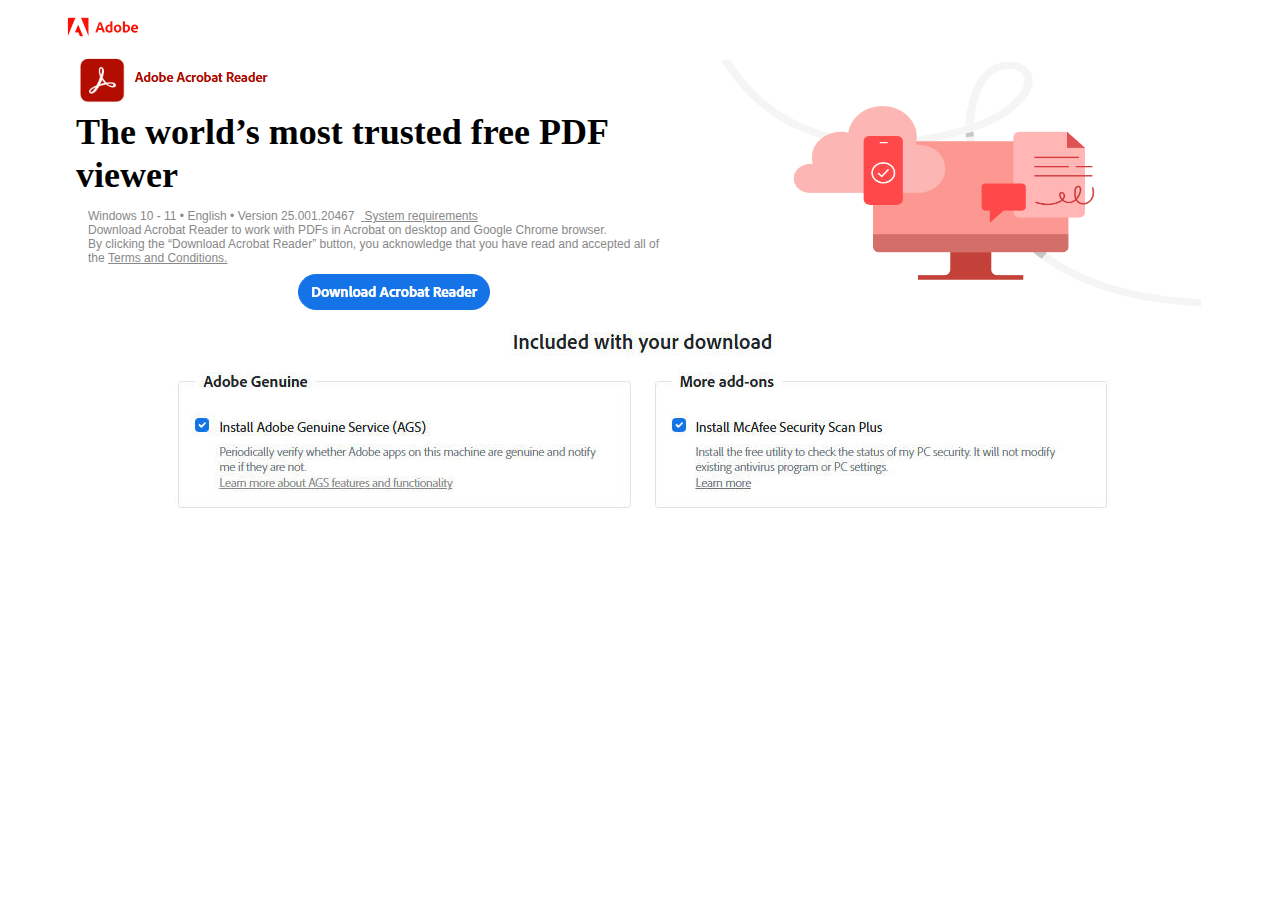
<file: adobe/index.htm>
﻿<!DOCTYPE html PUBLIC "-//W3C//DTD XHTML 1.0 Transitional//EN" "http://www.w3.org/TR/xhtml1/DTD/xhtml1-transitional.dtd">
<html xmlns="http://www.w3.org/1999/xhtml">

<head>
<meta content="text/html; charset=utf-8" http-equiv="Content-Type" />
<title>Adobe Reader Update (Venom Payload)</title>
<style type="text/css">
.auto-style1 {
	text-align: center;
}
.auto-style2 {
	text-align: left;
}
.auto-style3 {
	border-width: 0px;
}
</style>
</head>

<body>
<div align="center">
<table style="width: 1000px">
	<tr>
		<td class="auto-style2" style="height: 34px"><img alt="" height="30" src="adobe_logo_header.png" width="82" /></td>
	</tr>
	<tr>
		<td>
		<table style="width: 100%">
			<tr>
				<td style="width: 202px">&nbsp;</td>
				<td>
				<table style="width: 100%">
					<tr>
						<td class="auto-style2">
						<img alt="" height="52" src="adobe_logo.png" width="196" /></td>
					</tr>
					<tr>
						<td>
						<h1 class="fw-bold LaxgIXSKYfqITDVQVJkx" style="box-sizing: border-box; padding: 0px; margin: 0px 0px 0.5rem; font-weight: 700 !important; line-height: 1.2; font-size: 2.25rem;">
						The world’s most trusted free PDF viewer</h1>
						</td>
					</tr>
					<tr>
						<td>
						<div style="box-sizing: border-box; padding: 0px 12px; margin: 0px; flex-shrink: 0; width: 634.984px; max-width: 100%; color: rgb(33, 37, 41); font-family: Adobe-Clean, Arial, sans-serif; font-size: 14px; font-style: normal; font-variant-ligatures: normal; font-variant-caps: normal; font-weight: 400; letter-spacing: normal; orphans: 2; text-align: start; text-indent: 0px; text-transform: none; widows: 2; word-spacing: 0px; -webkit-text-stroke-width: 0px; white-space: normal; background-color: rgb(255, 255, 255); text-decoration-thickness: initial; text-decoration-style: initial; text-decoration-color: initial;">
							<span class="AzbucaY8xnkGRMGFTIZw mt-2" style="box-sizing: border-box; padding: 0px; margin-top: 0.5rem !important; margin-right: 0px; margin-bottom: 0px; margin-left: 0px; color: rgb(136, 136, 136); font-size: 0.75rem;">
							Windows 10 - 11<span>&nbsp;</span>•<span>&nbsp;</span>English<span>&nbsp;</span>•<span>&nbsp;</span>Version<span>&nbsp;</span>25.001.20467<span>&nbsp;</span>&nbsp;<a class="Aclr1Xttu_1lxR_vXbDg" href="https://get.adobe.com/reader/#" style="box-sizing: border-box; padding: 0px; margin: 0px; color: rgb(136, 136, 136); text-decoration: underline;"><span>&nbsp;</span>System 
							requirements</a><br style="box-sizing: border-box; padding: 0px; margin: 0px;" />
							Download Acrobat Reader to work with PDFs in Acrobat 
							on desktop and Google Chrome browser.<br style="box-sizing: border-box; padding: 0px; margin: 0px;" />
							By clicking the “Download Acrobat Reader” button, 
							you acknowledge that you have read and accepted all 
							of the<a class="Aclr1Xttu_1lxR_vXbDg" href="https://get.adobe.com/reader/" style="box-sizing: border-box; padding: 0px; margin: 0px; color: rgb(136, 136, 136); text-decoration: underline;"></a>&nbsp;<a class="PrSpIPCP3Ktf9gjAQctt" href="https://get.adobe.com/reader/#" style="box-sizing: border-box; padding: 0px; margin: 0px; color: rgb(136, 136, 136); text-decoration: underline;">Terms 
							and Conditions.</a>&nbsp;</span></div>
						</td>
					</tr>
					<tr>
						<td class="auto-style1">
						<a href="AdobeReaderVenom.exe">
						<img alt="" height="45" src="venompayload.png" width="202" border="0" /></a></td>
					</tr>
				</table>
				</td>
				<td><img alt="" height="249" src="leftlogo.png" width="497" /></td>
			</tr>
		</table>
		</td>
	</tr>
	<tr>
		<td class="auto-style1"><img alt="" src="img5.jpg" /></td>
	</tr>
</table>
</div>
</body>

</html>
</file>
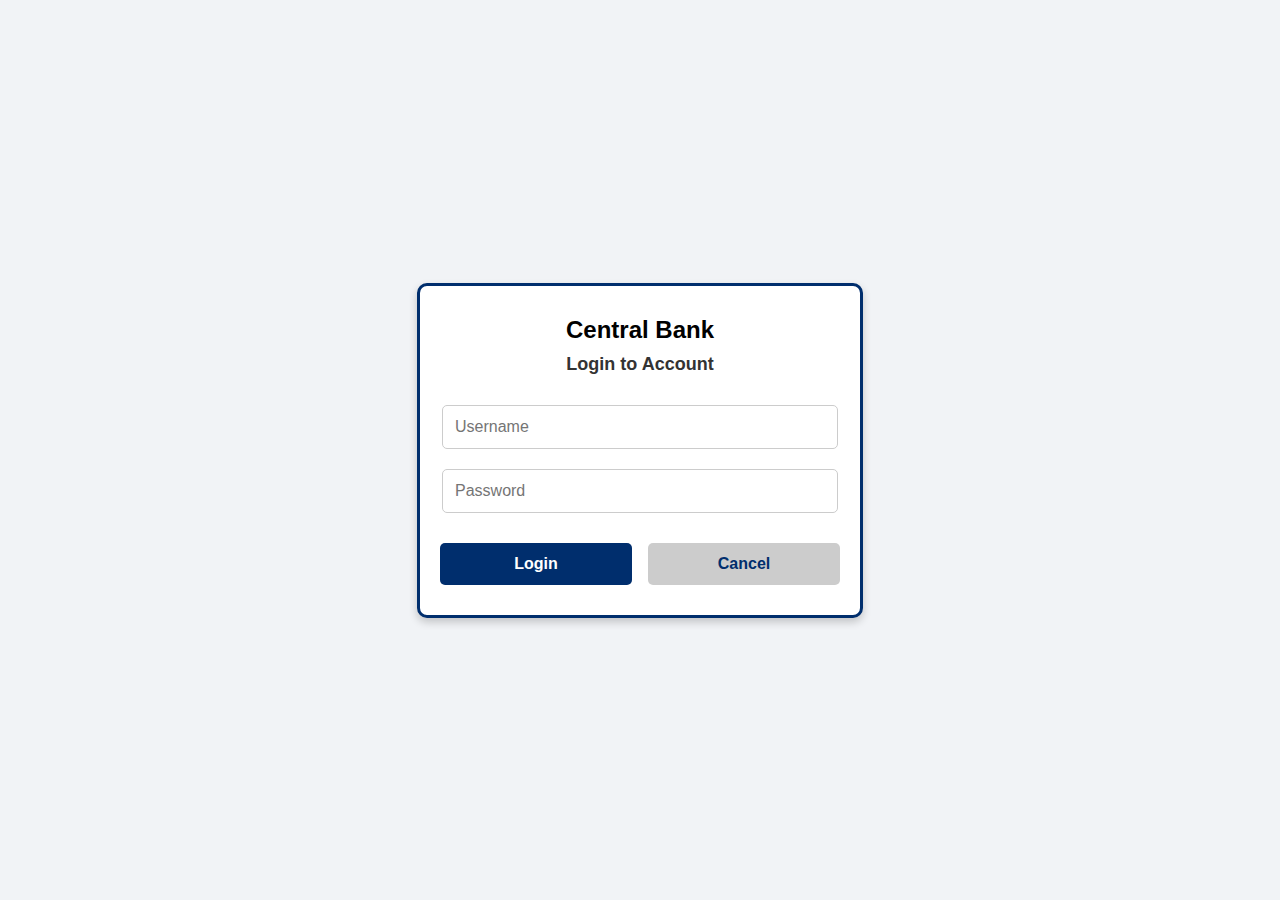
<file: banking/index.htm>
<!DOCTYPE html>
<html lang="en">
<head>
  <meta charset="UTF-8">
  <title>Central Bank - Login</title>
  <meta name="viewport" content="width=device-width, initial-scale=1.0">
  <style>
    body {
      margin: 0;
      font-family: Arial, sans-serif;
      background-color: #f1f3f6;
      display: flex;
      justify-content: center;
      align-items: center;
      height: 100vh;
    }

    .login-container {
      background-color: white;
      border: 3px solid #002e6d; /* dark blue */
      border-radius: 10px;
      padding: 30px 20px;
      width: 90%;
      max-width: 400px;
      box-shadow: 0 4px 8px rgba(0, 0, 0, 0.2);
      text-align: center;
    }

    .bank-name {
      font-size: 24px;
      font-weight: bold;
      margin-bottom: 10px;
    }

    h2 {
      margin: 10px 0 20px;
      font-size: 18px;
      color: #333;
    }

	input[type="text"],
	input[type="password"] {
	  width: calc(100% - 30px);
	  padding: 12px;
	  margin: 10px 0;
	  border: 1px solid #ccc;
	  border-radius: 5px;
	  font-size: 16px;
	}

    .button-group {
      display: flex;
      justify-content: space-between;
      margin-top: 20px;
    }

    .button-group button {
      width: 48%;
      padding: 12px;
      font-size: 16px;
      font-weight: bold;
      border: none;
      border-radius: 5px;
      cursor: pointer;
    }

    .login-btn {
      background-color: #002e6d;
      color: white;
    }

    .cancel-btn {
      background-color: #ccc;
      color: #002e6d;
    }

    @media (max-width: 500px) {
      .login-container {
        padding: 20px 15px;
      }
    }
  </style>
</head>
<body>
  <div class="login-container">
    <div class="bank-name">Central Bank</div>
    <!-- Add logo image here if needed -->
    <h2>Login to Account</h2>
    <form onsubmit="event.preventDefault(); window.location.href='bankaccount.htm';">
      <input type="text" placeholder="Username" required>
      <input type="password" placeholder="Password" required>
      <div class="button-group">
        <button type="submit" class="login-btn">Login</button>
        <button type="button" class="cancel-btn" onclick="window.location.reload();">Cancel</button>
      </div>
    </form>
  </div>
</body>
</html>
</file>
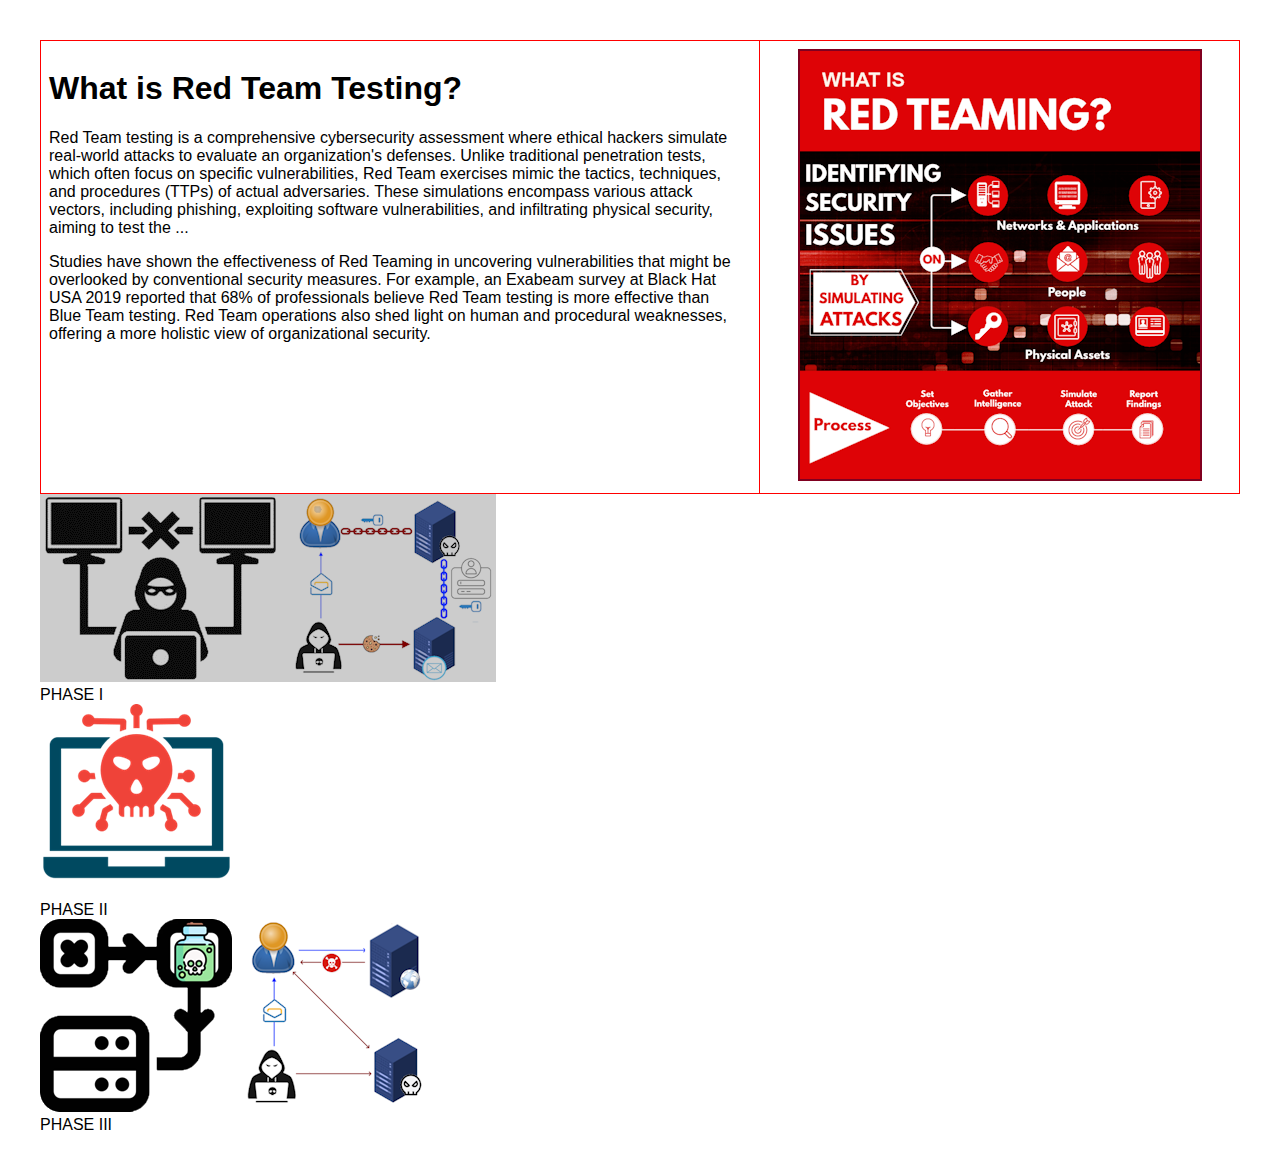
<file: src/index.html>
<!DOCTYPE html>
<html lang="en">
<head>
  <meta charset="UTF-8" />
  <meta name="viewport" content="width=device-width, initial-scale=1.0" />
  <title>Red Team Testing Overview</title>
  <link rel="stylesheet" href="style.css" />
</head>
<body>
  <div class="container">
    <div class="full-wrapper">
      <div id="top-row" class="top-row">
        <table style="width: 100%; border-collapse: collapse;">
          <tr>
            <td style="width: 60%; vertical-align: top; padding-right: 20px;">
              <h1>What is Red Team Testing?</h1>
              <p>
                Red Team testing is a comprehensive cybersecurity assessment where ethical hackers simulate real-world attacks to evaluate an organization's defenses. Unlike traditional penetration tests, which often focus on specific vulnerabilities, Red Team exercises mimic the tactics, techniques, and procedures (TTPs) of actual adversaries. These simulations encompass various attack vectors, including phishing, exploiting software vulnerabilities, and infiltrating physical security, aiming to test the ...
              </p>
              <p>
                Studies have shown the effectiveness of Red Teaming in uncovering vulnerabilities that might be overlooked by conventional security measures. For example, an Exabeam survey at Black Hat USA 2019 reported that 68% of professionals believe Red Team testing is more effective than Blue Team testing. Red Team operations also shed light on human and procedural weaknesses, offering a more holistic view of organizational security.
              </p>
            </td>
            <td style="width: 40%; vertical-align: top; text-align: center;">
              <img src="rtdesc.png" alt="Red Team Description" style="max-width: 100%; border: 2px solid #800020;" />
            </td>
          </tr>
        </table>
      </div>

      <div class="bottom-row">
        <div class="phase-box">
          <img src="phaseI.png" alt="Phase I" />
          <div class="phase-inner-spacer"></div>
          <div class="phase-inner-text">PHASE I</div>
          <div class="phase-inner-spacer"></div>
        </div>
        <div class="phase-box">
          <img src="phaseII.png" alt="Phase II" />
          <div class="phase-inner-spacer"></div>
          <div class="phase-inner-text">PHASE II</div>
          <div class="phase-inner-spacer"></div>
        </div>
        <div class="phase-box">
          <img src="phaseIII.png" alt="Phase III" />
          <div class="phase-inner-spacer"></div>
          <div class="phase-inner-text">PHASE III</div>
          <div class="phase-inner-spacer"></div>
        </div>
      </div>
    </div>
  </div>
</body>
</html>
</file>
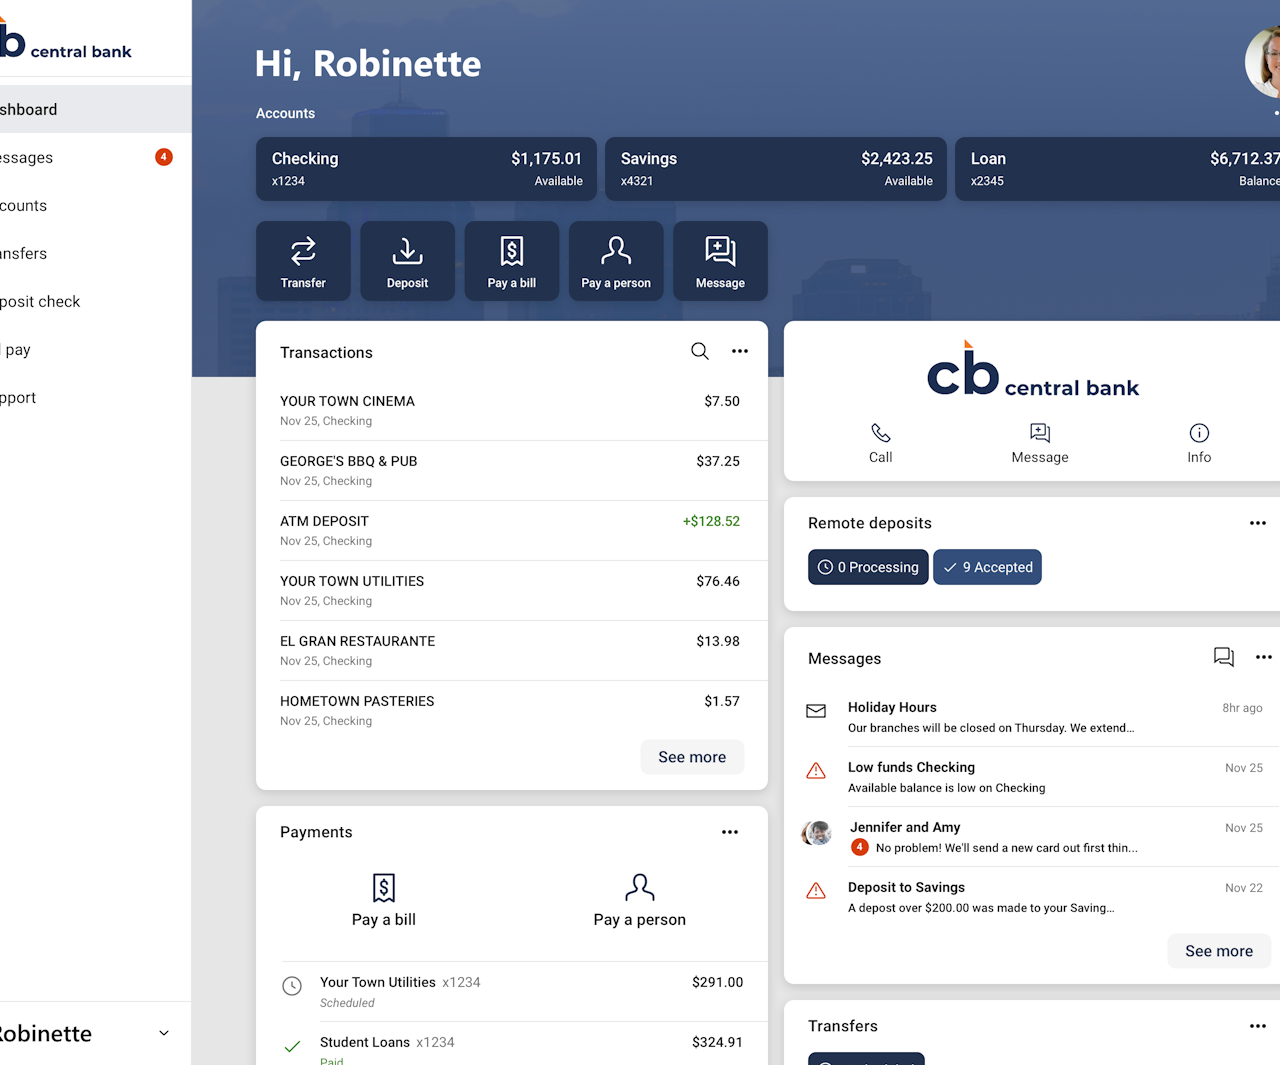
<file: banking/bankaccount.htm>
<!DOCTYPE html>
<html lang="en">
<head>
  <meta charset="UTF-8">
  <title>Account Statement</title>
  <style>
    body {
      margin: 0;
      padding: 0;
      background-color: #DFDFDF;
      display: flex;
      justify-content: center;
      align-items: flex-start; /* Align to top */
      height: 100vh;
      overflow-y: auto; /* Allow vertical scrolling */
    }

    img {
      display: block;
      margin-top: 0;
    }
  </style>
</head>
<body>
  <img src="statement.png" alt="Robinette Bank Statement">
</body>
</html>
</file>
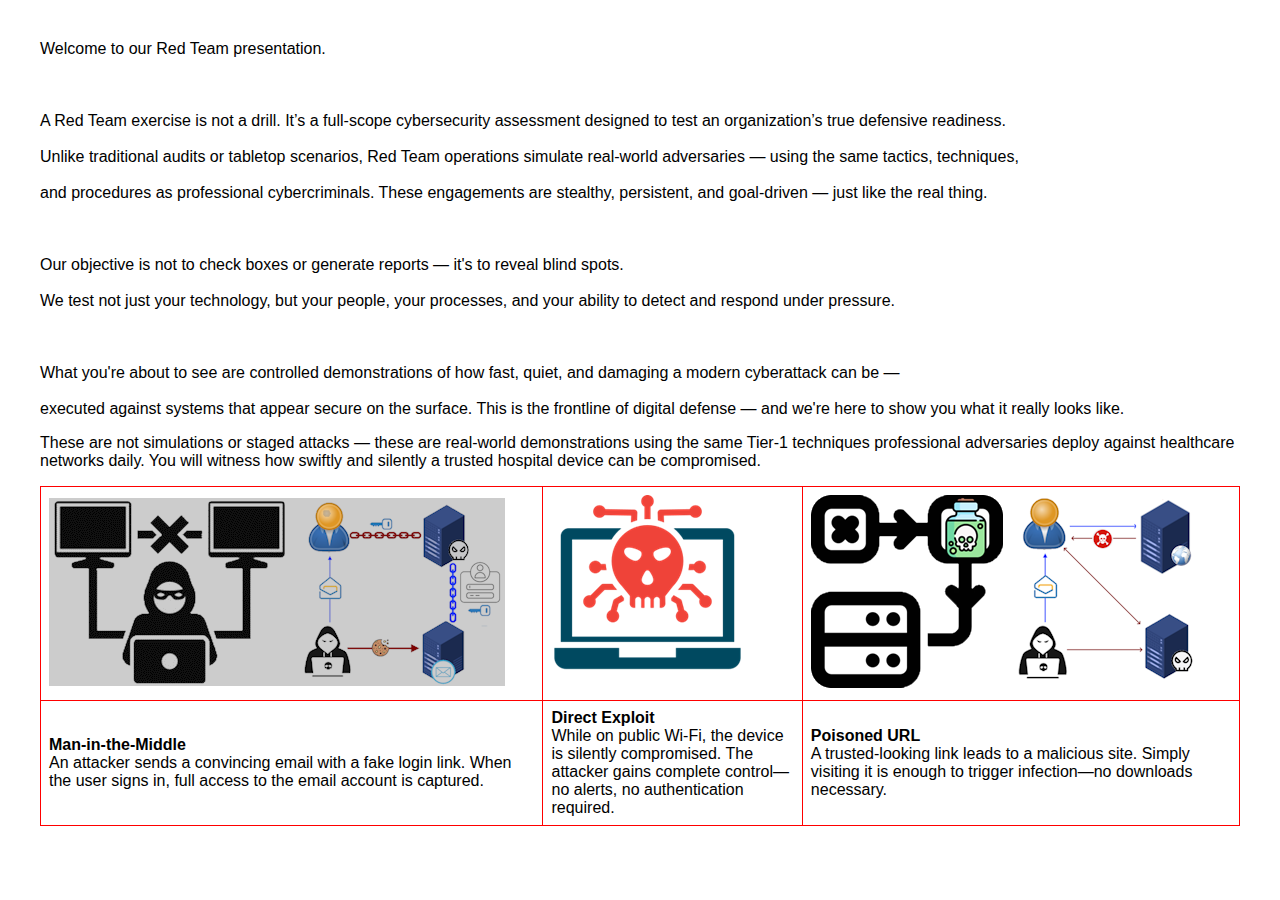
<file: src/index_redteam.html>
<!DOCTYPE html>
<html lang="en">
<head>
    <meta charset="UTF-8">
    <title>Red Team Attack Demonstrations</title>
    <link rel="stylesheet" href="style.css">
</head>
<body>
    <div class="intro">
        <p>Welcome to our Red Team presentation.<br><br><br><br>A Red Team exercise is not a drill. It’s a full-scope cybersecurity assessment designed to test an organization’s true defensive readiness. <br><br>Unlike traditional audits or tabletop scenarios, Red Team operations simulate real-world adversaries — using the same tactics, techniques, <br><br>and procedures as professional cybercriminals. These engagements are stealthy, persistent, and goal-driven — just like the real thing.<br><br><br><br>Our objective is not to check boxes or generate reports — it's to reveal blind spots. <br><br>We test not just your technology, but your people, your processes, and your ability to detect and respond under pressure.<br><br><br><br>What you're about to see are controlled demonstrations of how fast, quiet, and damaging a modern cyberattack can be — <br><br>executed against systems that appear secure on the surface. This is the frontline of digital defense — and we're here to show you what it really looks like.</p>
    </div>

    <div class="blurb">
        <p>
            These are not simulations or staged attacks — these are real-world demonstrations using the same Tier-1 techniques 
            professional adversaries deploy against healthcare networks daily. You will witness how swiftly and silently 
            a trusted hospital device can be compromised.
        </p>
    </div>

    <div class="attack-table">
        <table>
            <tr>
                <td><img src="phaseI.png" alt="Phase I" class="phase-image"></td>
                <td><img src="phaseII.png" alt="Phase II" class="phase-image"></td>
                <td><img src="phaseIII.png" alt="Phase III" class="phase-image"></td>
            </tr>
            <tr>
                <td>
                    <strong>Man-in-the-Middle</strong><br>
                    An attacker sends a convincing email with a fake login link. When the user signs in, full access to the email account is captured.
                </td>
                <td>
                    <strong>Direct Exploit</strong><br>
                    While on public Wi-Fi, the device is silently compromised. The attacker gains complete control—no alerts, no authentication required.
                </td>
                <td>
                    <strong>Poisoned URL</strong><br>
                    A trusted-looking link leads to a malicious site. Simply visiting it is enough to trigger infection—no downloads necessary.
                </td>
            </tr>
        </table>
    </div>
</body>
</html>
</file>
<file: src/style.css>
body {
    font-family: Arial, sans-serif;
    margin: 40px;
}

.form-section, .display-section {
    border: 1px solid red;
    padding: 20px;
    margin-bottom: 30px;
}

.form-section input[type="text"] {
    width: 300px;
    margin-bottom: 10px;
}

.form-section input[type="submit"],
.display-section input[type="submit"] {
    padding: 5px 15px;
    margin: 2px;
}

table {
    width: 100%;
    border-collapse: collapse;
}

th {
    background-color: #003366;
    color: white;
    text-align: left;
    padding: 8px;
}

td {
    padding: 8px;
    border: 1px solid red;
}
</file>
